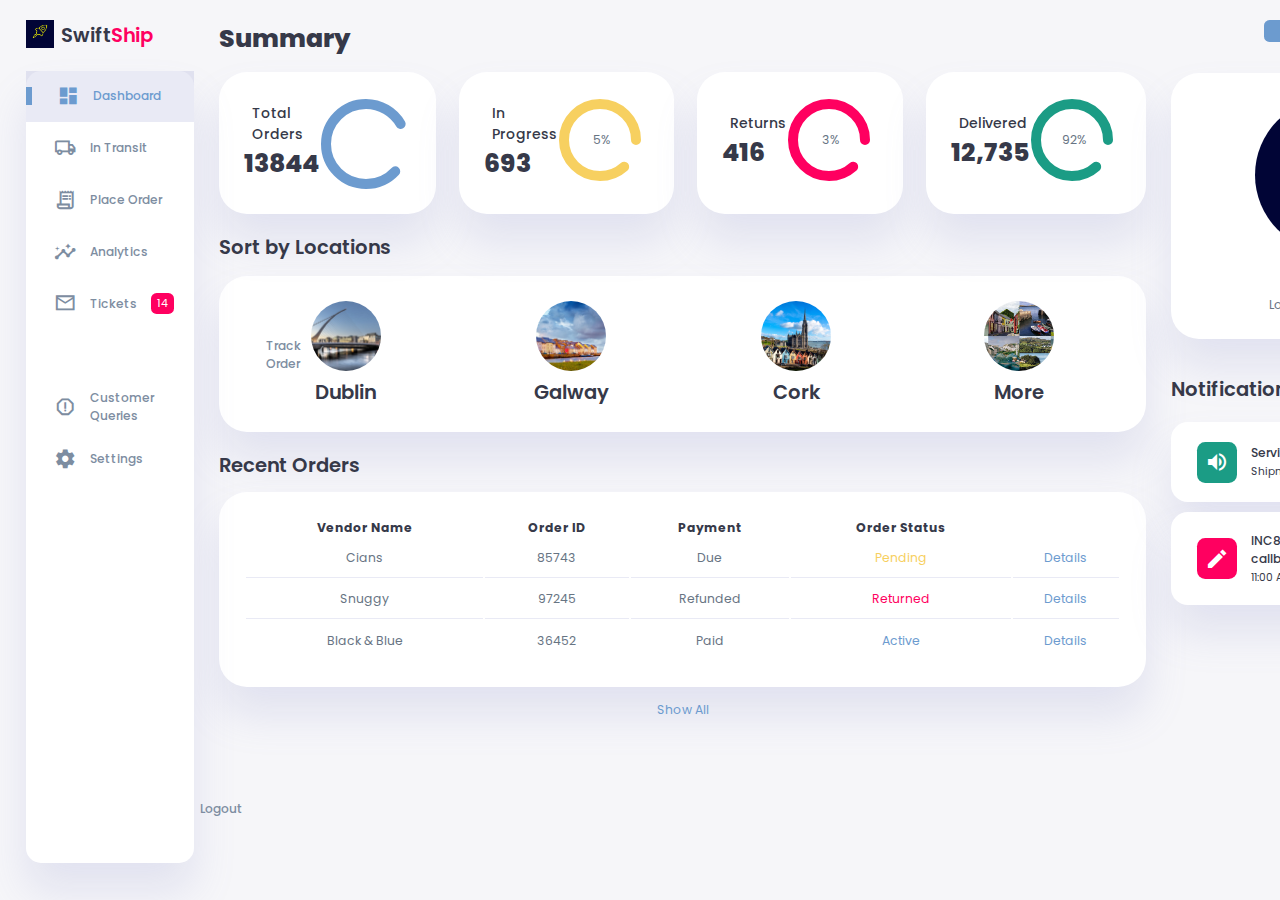
<file: index.html>
<!DOCTYPE html>
<html lang="en">

<head>
    <meta charset="UTF-8">
    <meta name="viewport" content="width=device-width, initial-scale=1.0">
    <link href="https://fonts.googleapis.com/icon?family=Material+Icons+Sharp" rel="stylesheet">
    <link rel="stylesheet" href="style.css">
    <link rel="shortcut icon" type="x-icon" href="logo2.png" />
    <title>Dashboard | SwiftShip</title>
    <link rel="stylesheet" href="https://fonts.googleapis.com/css2?family=Material+Symbols+Outlined:opsz,wght,FILL,GRAD@24,400,0,0" />
</head>

<body>

    <div class="container">
        
        <aside>
            <div class="toggle">
                <div class="logo">
                    <img src="logo.png">
                    <h2>Swift<span class="danger">Ship  </span></h2>
                </div>
                <div class="close" id="close-btn">
                    <span class="material-icons-sharp">
                        close
                    </span>
                </div>
            </div>

            <div class="sidebar">
                <a href="#" class="active">
                    <span class="material-icons-sharp">
                        dashboard
                    </span>
                    <h3>Dashboard</h3>
                </a>
                <a href="InTransit.html" >
                    <span class="material-symbols-outlined">
                        local_shipping
                    </span>
                    <h3>In Transit</h3>
                </a>
                <a href="#">
                    <span class="material-icons-sharp">
                        receipt_long
                    </span>
                    <h3>Place Order</h3>
                </a>
                <a href="#">
                    <span class="material-icons-sharp">
                        insights
                    </span>
                    <h3>Analytics</h3>
                </a>
                <a href="#">
                    <span class="material-icons-sharp">
                        mail_outline
                    </span>
                    <h3>Tickets</h3>
                    <span class="message-count">14</span>
                </a>
                <a href="#">
                    <span class="material-icons-sharp">
                        inventory
                    </span>
                    <h3>Track Order</h3>
                </a>
                <a href="#">
                    <span class="material-icons-sharp">
                        report_gmailerrorred
                    </span>
                    <h3>Customer Queries</h3>
                </a>
                <a href="#">
                    <span class="material-icons-sharp">
                        settings
                    </span>
                    <h3>Settings</h3>
                </a>
                
                <a href="#">
                    <span class="material-icons-sharp">
                        logout
                    </span>
                    <h3>Logout</h3>
                </a>
            </div>
        </aside>
    
        <main>
            <h1>Summary</h1>
         
            <div class="analyse">
                <div class="sales">
                    <div class="status">
                        <div class="info">
                            <h3>Total Orders</h3>
                            <h1>13844</h1>
                        </div>
                        <div class="progresss">
                            <svg>
                                <circle cx="42" cy="42" r="40"></circle>
                            </svg>
                            <div class="percentage">
                               
                            </div>
                        </div>
                    </div>
                </div>
                <div class="visits">
                    <div class="status">
                        <div class="info">
                            <h3>In Progress</h3>
                            <h1>693</h1>
                        </div>
                        <div class="progresss">
                            <svg>
                                <circle cx="38" cy="38" r="36"></circle>
                            </svg>
                            <div class="percentage">
                                <p>5%</p>
                            </div>
                        </div>
                    </div>
                </div>
                <div class="returns">
                    <div class="status">
                        <div class="info">
                            <h3>Returns</h3>
                            <h1>416</h1>
                        </div>
                        <div class="progresss">
                            <svg>
                                <circle cx="38" cy="38" r="36"></circle>
                            </svg>
                            <div class="percentage">
                                <p>3%</p>
                            </div>
                        </div>
                    </div>
                </div>
                <div class="searches">
                    <div class="status">
                        <div class="info">
                            <h3>Delivered</h3>
                            <h1>12,735</h1>
                        </div>
                        <div class="progresss">
                            <svg>
                                <circle cx="38" cy="38" r="36"></circle>
                            </svg>
                            <div class="percentage">
                                <p>92%</p>
                            </div>
                        </div>
                    </div>
                </div>
            </div>
            
            <div class="new-users">
                <h2>Sort by Locations</h2>
                <div class="user-list">
                    <div class="user">
                        <img src="Dublin.jpeg">
                        <h2>Dublin</h2>
                        
                    </div>
                    <div class="user">
                        <img src="Galway.jpg">
                        <h2>Galway</h2>
                        
                    </div>
                    <div class="user">
                        <img src="Cork.jpg">
                        <h2>Cork</h2>
                        
                    </div>
                    <div class="user">
                        <img src="villages.webp">
                        <h2>More</h2>
                        
                    </div>
                </div>
            </div>
          
            <div class="recent-orders">
                <h2>Recent Orders</h2>
                <table>
                    <thead>
                        <tr>
                            <th>Vendor Name</th>
                            <th>Order ID</th>
                            <th>Payment</th>
                            <th>Order Status</th>
                            <th></th>
                        </tr>
                    </thead>
                    <tbody></tbody>
                </table>
                <a href="#">Show All</a>
            </div>
           

        </main>
      

        
        <div class="right-section">
            <div class="nav">
                <button id="menu-btn">
                    <span class="material-icons-sharp">
                        menu
                    </span>
                </button>
                <div class="dark-mode">
                    <span class="material-icons-sharp active">
                        light_mode
                    </span>
                    <span class="material-icons-sharp">
                        dark_mode
                    </span>
                </div>

                <div class="profile">
                    <div class="info">
                        <p>Hey, <b>Sarath</b></p>
                        <small class="text-muted">Admin</small>
                    </div>
                    <div class="profile-photo">
                        <img src="profile-1.jpg">
                    </div>
                </div>

            </div>
           

            <div class="user-profile">
                <div class="logo">
                    <img src="logo.png">
                    <h2>SwiftShip</h2>
                    <p>Logistics Made Easy</p>
                </div>
            </div>

            <div class="reminders">
                <div class="header">
                    <h2>Notifications</h2>
                    <span class="material-icons-sharp">
                        notifications_none
                    </span>
                </div>

                <div class="notification">
                    <div class="icon">
                        <span class="material-icons-sharp">
                            volume_up
                        </span>
                    </div>
                    <div class="content">
                        <div class="info">
                            <h3>Service Alerts</h3>
                            <small class="text_muted">
                                Shipment Delay in Dublin
                            </small>
                        </div>
                        <span class="material-icons-sharp">
                            more_vert
                        </span>
                    </div>
                </div>

                <div class="notification deactive">
                    <div class="icon">
                        <span class="material-icons-sharp">
                            edit
                        </span>
                    </div>
                    <div class="content">
                        <div class="info">
                            <h3>INC8321036 - Customer callback</h3>
                            <small class="text_muted">
                                11:00 A.M GMT
                            </small>
                        </div>
                        <span class="material-icons-sharp">
                            more_vert
                        </span>
                    </div>
                </div>
            </div>

        </div>


    </div>

    <script src="orders.js"></script>
    <script src="index.js"></script>
</body>

</html>
</file>
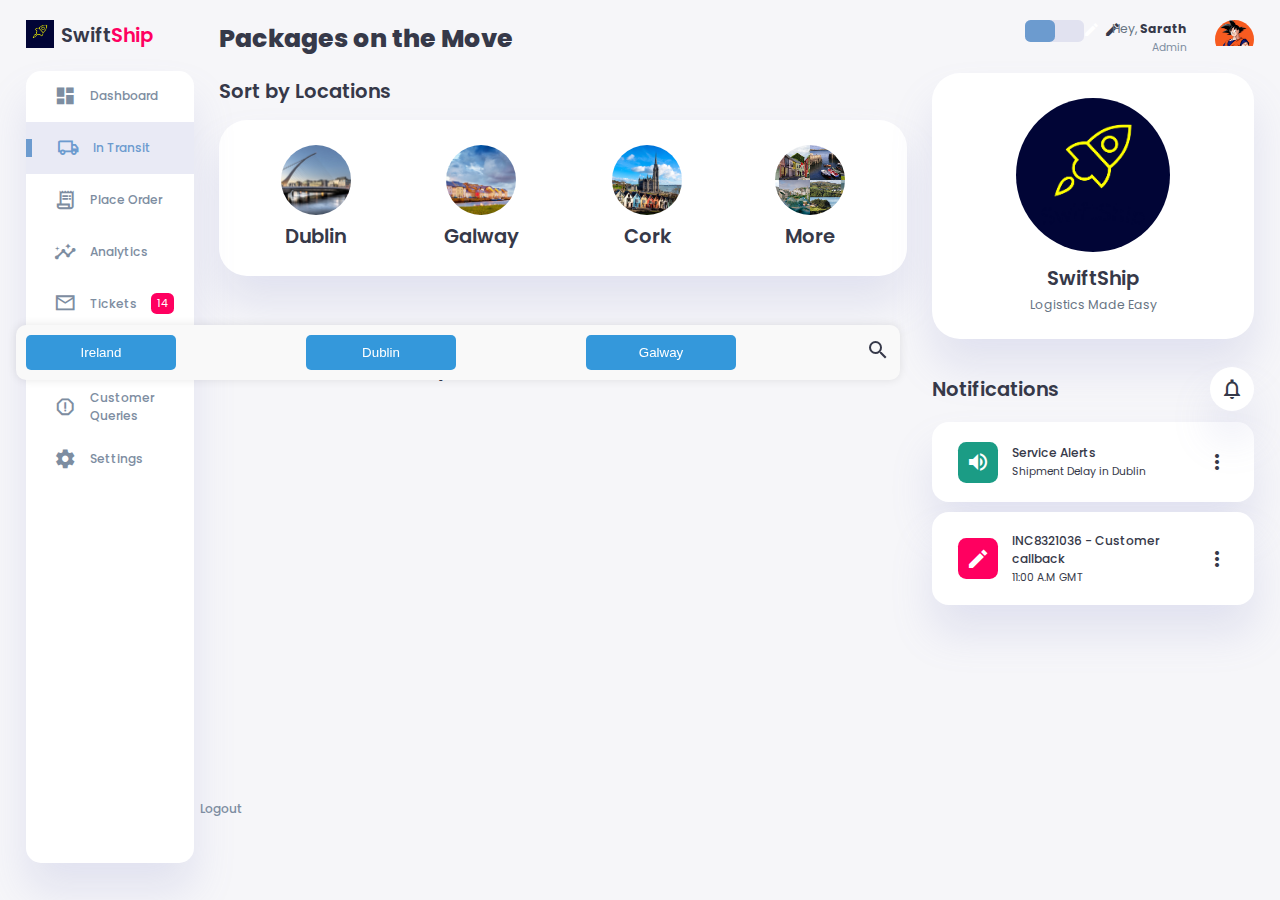
<file: InTransit.html>
<!DOCTYPE html>
<html lang="en">

<head>
    <meta charset="UTF-8">
    <meta name="viewport" content="width=device-width, initial-scale=1.0">
    <link href="https://fonts.googleapis.com/icon?family=Material+Icons+Sharp" rel="stylesheet">
    <link rel="stylesheet" href="style.css">
    <link rel="shortcut icon" type="x-icon" href="logo2.png" />
    <link rel="stylesheet" href="https://fonts.googleapis.com/css2?family=Material+Symbols+Outlined:opsz,wght,FILL,GRAD@24,400,0,0" />
    <title>In Transit | SwiftShip</title>
</head>

<body>

    <div class="container">
        
        <aside>
            <div class="toggle">
                <div class="logo">
                    <img src="logo.png">
                    <h2>Swift<span class="danger">Ship  </span></h2>
                </div>
                <div class="close" id="close-btn">
                    <span class="material-icons-sharp">
                        close
                    </span>
                </div>
            </div>

            <div class="sidebar">
                <a href="#" >
                    <span class="material-icons-sharp">
                        dashboard
                    </span>
                    <h3>Dashboard</h3>
                </a>
                <a href="#" class="active">
                    <span class="material-symbols-outlined">
                        local_shipping
                    </span>
                    <h3>In Transit</h3>
                </a>
                <a href="#">
                    <span class="material-icons-sharp">
                        receipt_long
                    </span>
                    <h3>Place Order</h3>
                </a>
                <a href="#">
                    <span class="material-icons-sharp">
                        insights
                    </span>
                    <h3>Analytics</h3>
                </a>
                <a href="#">
                    <span class="material-icons-sharp">
                        mail_outline
                    </span>
                    <h3>Tickets</h3>
                    <span class="message-count">14</span>
                </a>
                <a href="#">
                    <span class="material-icons-sharp">
                        inventory
                    </span>
                    <h3>Track Order</h3>
                </a>
                <a href="#">
                    <span class="material-icons-sharp">
                        report_gmailerrorred
                    </span>
                    <h3>Customer Queries</h3>
                </a>
                <a href="#">
                    <span class="material-icons-sharp">
                        settings
                    </span>
                    <h3>Settings</h3>
                </a>
                
                <a href="#">
                    <span class="material-icons-sharp">
                        logout
                    </span>
                    <h3>Logout</h3>
                </a>
            </div>
        </aside>
      
        <main>
            <h1>Packages on the Move</h1>
            <div class="new-users">
                <h2>Sort by Locations</h2>
                <div class="user-list">
                    <div class="user">
                        <img src="Dublin.jpeg">
                        <h2>Dublin</h2>

                    </div>
                    <div class="user">
                        <img src="Galway.jpg">
                        <h2>Galway</h2>

                    </div>
                    <div class="user">
                        <img src="Cork.jpg">
                        <h2>Cork</h2>

                    </div>
                    <div class="user">
                        <img src="villages.webp">
                        <h2>More</h2>

                    </div>
                </div>

            </div>
            <!DOCTYPE html>
            <html lang="en">
            <head>
                <meta charset="UTF-8">
                <meta name="viewport" content="width=device-width, initial-scale=1.0">
                <title>Aligned Heading Anywhere</title>
                <style>
                   
                    .custom-align {
                        position: absolute;
                        top: 41%;
                        left: 27%;
                        transform: translate(-50%, -50%);
                    }
                </style>
            </head>
            <body>
            
              
                <h2 class="custom-align">Locate an In-Transit Delivery Vehicle</h2>
            
            </body>
            </html>
            <!DOCTYPE html>
<html lang="en">
<head>
    
<meta charset="UTF-8">
<meta name="viewport" content="width=device-width, initial-scale=1.0">
<title>Dropdown Menus</title>
<link href="https://fonts.googleapis.com/icon?family=Material+Icons" rel="stylesheet">
<style>

.dropdown-container {
  background-color: #f9f9f9;
  padding: 10px;
  border-radius: 10px;
  box-shadow: 0px 0px 10px rgba(0, 0, 0, 0.1);
  display: flex;
  align-items: center;
  position: fixed; 
  top: 325px; 
  right: 380px; 
}

.dropdown {
  display: inline-block;
  margin-right: 130px;
}

.dropbtn {
  background-color: #3498db;
  color: white;
  padding: 10px;
  border: none;
  cursor: pointer;
  border-radius: 5px;
  width: 150px;
}

.dropdown-content {
  display: none;
  position: absolute;
  background-color: #f9f9f9;
  min-width: 160px;
  box-shadow: 0px 8px 16px 0px rgba(0,0,0,0.2);
  z-index: 1;
  border-radius: 5px;
}

.dropdown-content a {
  color: black;
  padding: 10px 20px;
  text-decoration: none;
  display: block;
}

.dropdown-content a:hover {
  background-color: #ddd;
}

.dropdown:hover .dropdown-content {
  display: block;
}


.dropdown-content {
  opacity: 0;
  transition: opacity 0.3s ease-in-out;
}

.dropdown:hover .dropdown-content {
  opacity: 1;
}

.search-icon {
  font-size: 24px;
  color: #555;
  cursor: pointer;
}


</style>
</head>
<body>


<div class="dropdown-container">
 
  <div class="dropdown">
    <button class="dropbtn">Ireland</button>
    <div class="dropdown-content">
      <a href="#">Ireland</a>
      <a href="#">Germany</a>
      <a href="#">United Kingdom</a>
      <a href="#">Other</a>
    </div>
  </div>
  
 
  <div class="dropdown">
    <button class="dropbtn">Dublin</button>
    <div class="dropdown-content">
      <a href="#">Dublin</a>
      <a href="#">Galway</a>
      <a href="#">Cork</a>
      <a href="#">Other</a>
    </div>
  </div>
  
  
  <div class="dropdown">
    <button class="dropbtn">Galway</button>
    <div class="dropdown-content">
      <a href="#">Dublin</a>
      <a href="#">Galway</a>
      <a href="#">Cork</a>
      <a href="#">Other</a>
    </div>
  </div>

 
  <a href="placeorder.html" class="search-button">
    <span class="material-icons">search</span>
    
  </a>
 
  
  <div id="search-result">


</div>

</div>

</body>
</html>

          
            
        </main>

        
        <div class="right-section">
            <div class="nav">
                <button id="menu-btn">
                    <span class="material-icons-sharp">
                        menu
                    </span>
                </button>
                <div class="dark-mode">
                    <span class="material-icons-sharp active">
                        light_mode
                    </span>
                    <span class="material-icons-sharp">
                        dark_mode
                    </span>
                </div>

                <div class="profile">
                    <div class="info">
                        <p>Hey, <b>Sarath</b></p>
                        <small class="text-muted">Admin</small>
                    </div>
                    <div class="profile-photo">
                        <img src="profile-1.jpg">
                    </div>
                </div>

            </div>
    

            <div class="user-profile">
                <div class="logo">
                    <img src="logo.png">
                    <h2>SwiftShip</h2>
                    <p>Logistics Made Easy</p>
                </div>
            </div>

            <div class="reminders">
                <div class="header">
                    <h2>Notifications</h2>
                    <span class="material-icons-sharp">
                        notifications_none
                    </span>
                </div>

                <div class="notification">
                    <div class="icon">
                        <span class="material-icons-sharp">
                            volume_up
                        </span>
                    </div>
                    <div class="content">
                        <div class="info">
                            <h3>Service Alerts</h3>
                            <small class="text_muted">
                                Shipment Delay in Dublin
                            </small>
                        </div>
                        <span class="material-icons-sharp">
                            more_vert
                        </span>
                    </div>
                </div>

                <div class="notification deactive">
                    <div class="icon">
                        <span class="material-icons-sharp">
                            edit
                        </span>
                    </div>
                    <div class="content">
                        <div class="info">
                            <h3>INC8321036 - Customer callback</h3>
                            <small class="text_muted">
                                11:00 A.M GMT
                            </small>
                        </div>
                        <span class="material-icons-sharp">
                            more_vert
                        </span>
                    </div>
                </div>
            </div>

        </div>


    </div>

    <script src="orders.js"></script>
    <script src="index.js"></script>
  

</body>

</html>
</file>
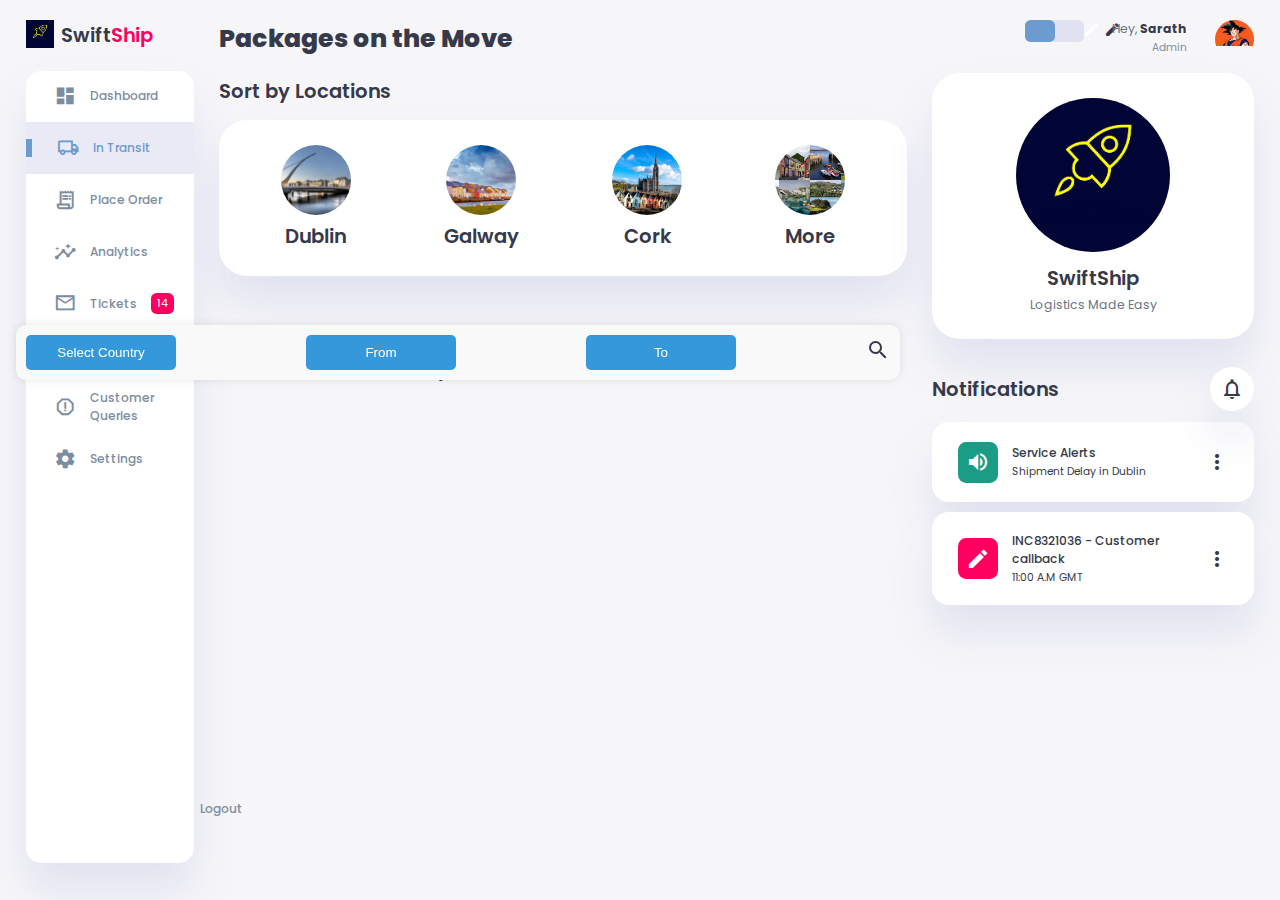
<file: InTransitDefault.html>
<!DOCTYPE html>
<html lang="en">

<head>
    <meta charset="UTF-8">
    <meta name="viewport" content="width=device-width, initial-scale=1.0">
    <link href="https://fonts.googleapis.com/icon?family=Material+Icons+Sharp" rel="stylesheet">
    <link rel="stylesheet" href="style.css">
    <link rel="shortcut icon" type="x-icon" href="logo2.png" />
    <link rel="stylesheet" href="https://fonts.googleapis.com/css2?family=Material+Symbols+Outlined:opsz,wght,FILL,GRAD@24,400,0,0" />
    <title>In Transit | SwiftShip</title>
</head>

<body>

    <div class="container">
        
        <aside>
            <div class="toggle">
                <div class="logo">
                    <img src="logo.png">
                    <h2>Swift<span class="danger">Ship  </span></h2>
                </div>
                <div class="close" id="close-btn">
                    <span class="material-icons-sharp">
                        close
                    </span>
                </div>
            </div>

            <div class="sidebar">
                <a href="#" >
                    <span class="material-icons-sharp">
                        dashboard
                    </span>
                    <h3>Dashboard</h3>
                </a>
                <a href="#" class="active">
                    <span class="material-symbols-outlined">
                        local_shipping
                    </span>
                    <h3>In Transit</h3>
                </a>
                <a href="#">
                    <span class="material-icons-sharp">
                        receipt_long
                    </span>
                    <h3>Place Order</h3>
                </a>
                <a href="#">
                    <span class="material-icons-sharp">
                        insights
                    </span>
                    <h3>Analytics</h3>
                </a>
                <a href="#">
                    <span class="material-icons-sharp">
                        mail_outline
                    </span>
                    <h3>Tickets</h3>
                    <span class="message-count">14</span>
                </a>
                <a href="#">
                    <span class="material-icons-sharp">
                        inventory
                    </span>
                    <h3>Track Order</h3>
                </a>
                <a href="#">
                    <span class="material-icons-sharp">
                        report_gmailerrorred
                    </span>
                    <h3>Customer Queries</h3>
                </a>
                <a href="#">
                    <span class="material-icons-sharp">
                        settings
                    </span>
                    <h3>Settings</h3>
                </a>
                
                <a href="#">
                    <span class="material-icons-sharp">
                        logout
                    </span>
                    <h3>Logout</h3>
                </a>
            </div>
        </aside>
        
        <main>
            <h1>Packages on the Move</h1>
            <div class="new-users">
                <h2>Sort by Locations</h2>
                <div class="user-list">
                    <div class="user">
                        <img src="Dublin.jpeg">
                        <h2>Dublin</h2>

                    </div>
                    <div class="user">
                        <img src="Galway.jpg">
                        <h2>Galway</h2>

                    </div>
                    <div class="user">
                        <img src="Cork.jpg">
                        <h2>Cork</h2>

                    </div>
                    <div class="user">
                        <img src="villages.webp">
                        <h2>More</h2>

                    </div>
                </div>

            </div>
            <!DOCTYPE html>
            <html lang="en">
            <head>
                <meta charset="UTF-8">
                <meta name="viewport" content="width=device-width, initial-scale=1.0">
                <title>Aligned Heading Anywhere</title>
                <style>
                    
                    .custom-align {
                        position: absolute;
                        top: 41%;
                        left: 27%;
                        transform: translate(-50%, -50%);
                    }
                </style>
            </head>
            <body>
            
             
                <h2 class="custom-align">Locate an In-Transit Delivery Vehicle</h2>
            
            </body>
            </html>
            <!DOCTYPE html>
<html lang="en">
<head>
    
<meta charset="UTF-8">
<meta name="viewport" content="width=device-width, initial-scale=1.0">
<title>Dropdown Menus</title>
<link href="https://fonts.googleapis.com/icon?family=Material+Icons" rel="stylesheet">
<style>

.dropdown-container {
  background-color: #f9f9f9;
  padding: 10px;
  border-radius: 10px;
  box-shadow: 0px 0px 10px rgba(0, 0, 0, 0.1);
  display: flex;
  align-items: center;
  position: fixed; 
  top: 325px; 
  right: 380px;
}

.dropdown {
  display: inline-block;
  margin-right: 130px;
}

.dropbtn {
  background-color: #3498db;
  color: white;
  padding: 10px;
  border: none;
  cursor: pointer;
  border-radius: 5px;
  width: 150px;
}

.dropdown-content {
  display: none;
  position: absolute;
  background-color: #f9f9f9;
  min-width: 160px;
  box-shadow: 0px 8px 16px 0px rgba(0,0,0,0.2);
  z-index: 1;
  border-radius: 5px;
}

.dropdown-content a {
  color: black;
  padding: 10px 20px;
  text-decoration: none;
  display: block;
}

.dropdown-content a:hover {
  background-color: #ddd;
}

.dropdown:hover .dropdown-content {
  display: block;
}


.dropdown-content {
  opacity: 0;
  transition: opacity 0.3s ease-in-out;
}

.dropdown:hover .dropdown-content {
  opacity: 1;
}

.search-icon {
  font-size: 24px;
  color: #555;
  cursor: pointer;
}


</style>
</head>
<body>


<div class="dropdown-container">
  
  <div class="dropdown">
    <button class="dropbtn">Select Country</button>
    <div class="dropdown-content">
      <a href="#">Ireland</a>
      <a href="#">Germany</a>
      <a href="#">United Kingdom</a>
      <a href="#">Other</a>
    </div>
  </div>
  
  
  <div class="dropdown">
    <button class="dropbtn">From</button>
    <div class="dropdown-content">
      <a href="#">Dublin</a>
      <a href="#">Galway</a>
      <a href="#">Cork</a>
      <a href="#">Other</a>
    </div>
  </div>
  
 
  <div class="dropdown">
    <button class="dropbtn">To</button>
    <div class="dropdown-content">
      <a href="#">Dublin</a>
      <a href="#">Galway</a>
      <a href="#">Cork</a>
      <a href="#">Other</a>
    </div>
  </div>

 
  <a href="placeorder.html" class="search-button">
    <span class="material-icons">search</span>
    
  </a>
 
  
  <div id="search-result">


</div>

</div>

</body>
</html>

          
            
        </main>

        
        <div class="right-section">
            <div class="nav">
                <button id="menu-btn">
                    <span class="material-icons-sharp">
                        menu
                    </span>
                </button>
                <div class="dark-mode">
                    <span class="material-icons-sharp active">
                        light_mode
                    </span>
                    <span class="material-icons-sharp">
                        dark_mode
                    </span>
                </div>

                <div class="profile">
                    <div class="info">
                        <p>Hey, <b>Sarath</b></p>
                        <small class="text-muted">Admin</small>
                    </div>
                    <div class="profile-photo">
                        <img src="profile-1.jpg">
                    </div>
                </div>

            </div>
          

            <div class="user-profile">
                <div class="logo">
                    <img src="logo.png">
                    <h2>SwiftShip</h2>
                    <p>Logistics Made Easy</p>
                </div>
            </div>

            <div class="reminders">
                <div class="header">
                    <h2>Notifications</h2>
                    <span class="material-icons-sharp">
                        notifications_none
                    </span>
                </div>

                <div class="notification">
                    <div class="icon">
                        <span class="material-icons-sharp">
                            volume_up
                        </span>
                    </div>
                    <div class="content">
                        <div class="info">
                            <h3>Service Alerts</h3>
                            <small class="text_muted">
                                Shipment Delay in Dublin
                            </small>
                        </div>
                        <span class="material-icons-sharp">
                            more_vert
                        </span>
                    </div>
                </div>

                <div class="notification deactive">
                    <div class="icon">
                        <span class="material-icons-sharp">
                            edit
                        </span>
                    </div>
                    <div class="content">
                        <div class="info">
                            <h3>INC8321036 - Customer callback</h3>
                            <small class="text_muted">
                                11:00 A.M GMT
                            </small>
                        </div>
                        <span class="material-icons-sharp">
                            more_vert
                        </span>
                    </div>
                </div>
            </div>

        </div>


    </div>

    <script src="orders.js"></script>
    <script src="index.js"></script>
  

</body>

</html>
</file>
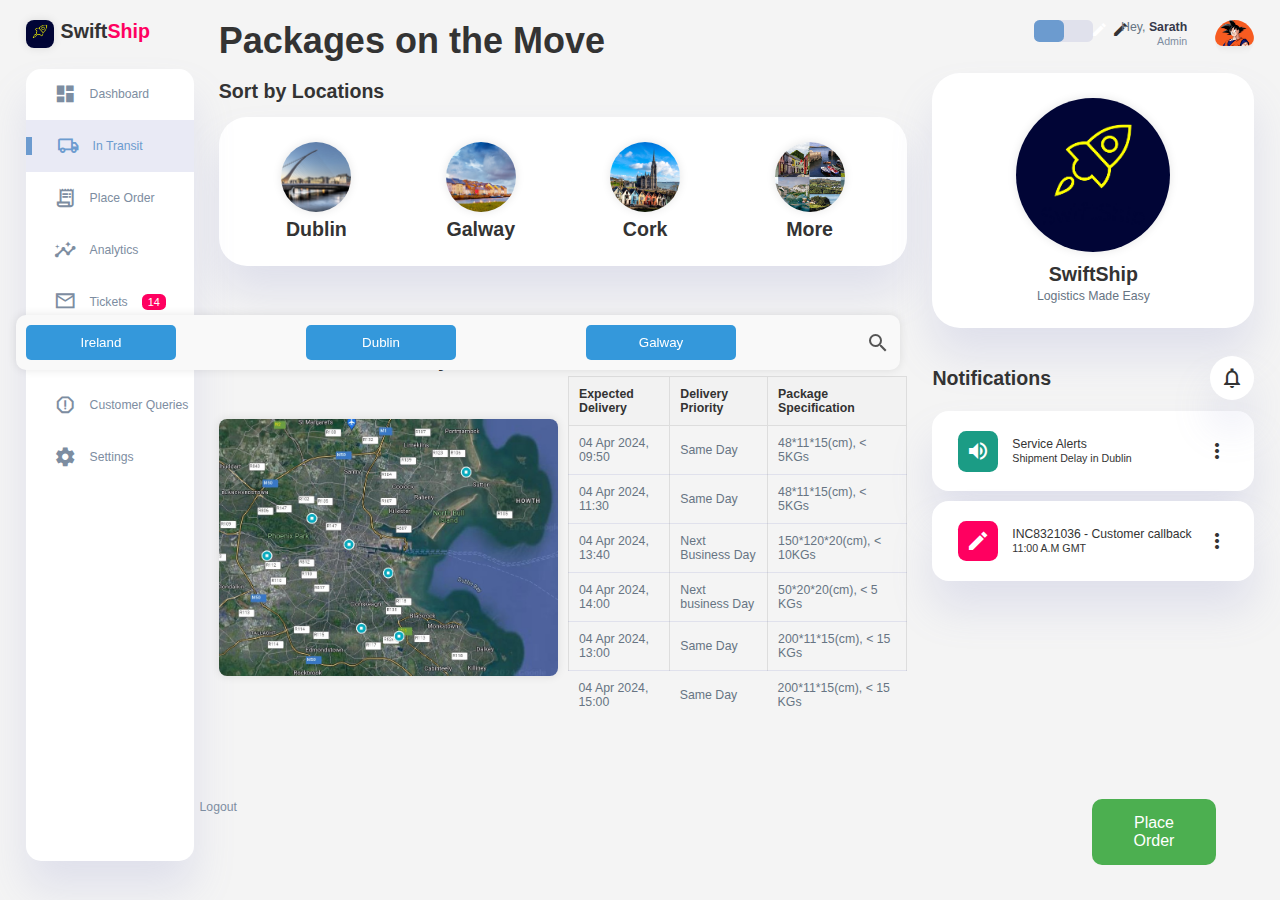
<file: placeorder.html>
<!DOCTYPE html>
<html lang="en">

<head>
    <meta charset="UTF-8">
    <meta name="viewport" content="width=device-width, initial-scale=1.0">
    <link href="https://fonts.googleapis.com/icon?family=Material+Icons+Sharp" rel="stylesheet">
    <link rel="stylesheet" href="style.css">
    <link rel="shortcut icon" type="x-icon" href="logo2.png" />
    <link rel="stylesheet" href="https://fonts.googleapis.com/css2?family=Material+Symbols+Outlined:opsz,wght,FILL,GRAD@24,400,0,0" />
    <title>In Transit | SwiftShip</title>
</head>

<body>

    <div class="container">
        
        <aside>
            <div class="toggle">
                <div class="logo">
                    <img src="logo.png">
                    <h2>Swift<span class="danger">Ship  </span></h2>
                </div>
                <div class="close" id="close-btn">
                    <span class="material-icons-sharp">
                        close
                    </span>
                </div>
            </div>

            <div class="sidebar">
                <a href="#" >
                    <span class="material-icons-sharp">
                        dashboard
                    </span>
                    <h3>Dashboard</h3>
                </a>
                <a href="#" class="active">
                    <span class="material-symbols-outlined">
                        local_shipping
                    </span>
                    <h3>In Transit</h3>
                </a>
                <a href="#">
                    <span class="material-icons-sharp">
                        receipt_long
                    </span>
                    <h3>Place Order</h3>
                </a>
                <a href="#">
                    <span class="material-icons-sharp">
                        insights
                    </span>
                    <h3>Analytics</h3>
                </a>
                <a href="#">
                    <span class="material-icons-sharp">
                        mail_outline
                    </span>
                    <h3>Tickets</h3>
                    <span class="message-count">14</span>
                </a>
                <a href="#">
                    <span class="material-icons-sharp">
                        inventory
                    </span>
                    <h3>Track Order</h3>
                </a>
                <a href="#">
                    <span class="material-icons-sharp">
                        report_gmailerrorred
                    </span>
                    <h3>Customer Queries</h3>
                </a>
                <a href="#">
                    <span class="material-icons-sharp">
                        settings
                    </span>
                    <h3>Settings</h3>
                </a>
                
                <a href="#">
                    <span class="material-icons-sharp">
                        logout
                    </span>
                    <h3>Logout</h3>
                </a>
            </div>
        </aside>
        
        <main>
            <h1>Packages on the Move</h1>
            <div class="new-users">
                <h2>Sort by Locations</h2>
                <div class="user-list">
                    <div class="user">
                        <img src="Dublin.jpeg">
                        <h2>Dublin</h2>

                    </div>
                    <div class="user">
                        <img src="Galway.jpg">
                        <h2>Galway</h2>

                    </div>
                    <div class="user">
                        <img src="Cork.jpg">
                        <h2>Cork</h2>

                    </div>
                    <div class="user">
                        <img src="villages.webp">
                        <h2>More</h2>

                    </div>
                </div>

            </div>
<!DOCTYPE html>
    <html lang="en">
    
    <head>
                <meta charset="UTF-8">
                <meta name="viewport" content="width=device-width, initial-scale=1.0">
                <title>Aligned Heading Anywhere</title>
                <style>
                    
                    .custom-align {
                        position: absolute;
                        top: 40%;
                        left: 27.5%;
                        transform: translate(-50%, -50%);
                    }
                </style>
            </head>
            <body>
            
               
                <h2 class="custom-align">Locate an In-Transit Delivery Vehicle</h2>
            

                
            </body>
            </html>

           

            <!DOCTYPE html>
<html lang="en">
<head>

<meta charset="UTF-8">
<meta name="viewport" content="width=device-width, initial-scale=1.0">
<title>Dropdown Menus</title>
<link href="https://fonts.googleapis.com/icon?family=Material+Icons" rel="stylesheet">
<style>

.dropdown-container {
  background-color: #f9f9f9;
  padding: 10px;
  border-radius: 10px;
  box-shadow: 0px 0px 10px rgba(0, 0, 0, 0.1);
  display: flex;
  align-items: center;
  position: fixed; 
  top: 315px; 
  right: 380px; 
}

.dropdown {
  display: inline-block;
  margin-right: 130px;
}

.dropbtn {
  background-color: #3498db;
  color: white;
  padding: 10px;
  border: none;
  cursor: pointer;
  border-radius: 5px;
  width: 150px;
}

.dropdown-content {
  display: none;
  position: absolute;
  background-color: #f9f9f9;
  min-width: 160px;
  box-shadow: 0px 8px 16px 0px rgba(0,0,0,0.2);
  z-index: 1;
  border-radius: 5px;
}

.dropdown-content a {
  color: black;
  padding: 10px 20px;
  text-decoration: none;
  display: block;
}

.dropdown-content a:hover {
  background-color: #ddd;
}

.dropdown:hover .dropdown-content {
  display: block;
}


.dropdown-content {
  opacity: 0;
  transition: opacity 0.3s ease-in-out;
}

.dropdown:hover .dropdown-content {
  opacity: 1;
}

.search-icon {
  font-size: 24px;
  color: #555;
  cursor: pointer;
}


</style>
</head>
<body>


<div class="dropdown-container">
  
  <div class="dropdown">
    <button class="dropbtn">Ireland</button>
    <div class="dropdown-content">
      <a href="#">Ireland</a>
      <a href="#">Germany</a>
      <a href="#">United Kingdom</a>
      <a href="#">Other</a>
    </div>
  </div>
  
  
  <div class="dropdown">
    <button class="dropbtn">Dublin</button>
    <div class="dropdown-content">
      <a href="#">Dublin</a>
      <a href="#">Galway</a>
      <a href="#">Cork</a>
      <a href="#">Other</a>
    </div>
  </div>
  
  
  <div class="dropdown">
    <button class="dropbtn">Galway</button>
    <div class="dropdown-content">
      <a href="#">Dublin</a>
      <a href="#">Galway</a>
      <a href="#">Cork</a>
      <a href="#">Other</a>
    </div>
  </div>

  
  
  <i class="material-icons search-icon" onclick="fetchSearchResults()">search</i>
  
  <div id="search-result">   

</div>

</div>

<!DOCTYPE html>
<html lang="en">
<head>
    <meta charset="UTF-8">
    <meta name="viewport" content="width=device-width, initial-scale=1.0">
    <title>Your New Website</title>
    <style>
        body {
            font-family: Arial, sans-serif;
            background-color: #f4f4f4;
            margin: 0;
            padding: 0;
            color: #333;
        }

        header {
            background-color: #333;
            color: #fff;
            padding: 20px;
            text-align: center;
        }

        h1 {
            margin: 0;
            font-size: 36px;
        }

        .container2 {
            display: flex;
            justify-content: center;
            align-items: center;
            margin-top: 110px;
        }

        .image {
            flex: 1;
            margin-right: 10px;
        }

        .table {
            flex: 1;
        }

        img {
            max-width: 100%;
            height: auto;
            display: block;
            border-radius: 8px;
            box-shadow: 0 0 10px rgba(0, 0, 0, 0.1);
        }

        table {
            width: 100%;
            border-collapse: collapse;
        }

        th, td {
            padding: 10px;
            border: 1px solid #ddd;
            text-align: left;
        }

        th {
            background-color: #f2f2f2;
        }

        footer {
            background-color: #333;
            color: #fff;
            text-align: center;
            padding: 10px 0;
            position: absolute;
            width: 100%;
            bottom: 0;
        }
    </style>
</head>
<body>

    <div class="container2">
        
        <div class="image">
            
            <img src="galwaymap.jpg" alt="Your Image">
           
        </div>

       
        <div class="table">
            
            <table>
                <thead>
                    <tr>
                        <th>Expected Delivery</th>
                        <th>Delivery Priority</th>
                        <th>Package Specification</th>
                    </tr>
                </thead>
                <tbody>
                    <tr>
                        <td>04 Apr 2024, 09:50</td>
                        <td>Same Day</td>
                        <td>48*11*15(cm), < 5KGs </td>
                    </tr>
                    <tr>
                        <td>04 Apr 2024, 11:30</td>
                        <td>Same Day</td>
                        <td>48*11*15(cm), < 5KGs </td>
                    </tr>
                    <tr>
                        <td>04 Apr 2024, 13:40</td>
                        <td>Next Business Day</td>
                        <td>150*120*20(cm), < 10KGs </td>
                    </tr>
                    <tr>
                        <td>04 Apr 2024, 14:00</td>
                        <td>Next business Day</td>
                        <td>50*20*20(cm), < 5 KGs </td>
                    </tr>
                    <tr>
                        <td>04 Apr 2024, 13:00</td>
                        <td>Same Day</td>
                        <td>200*11*15(cm), < 15 KGs </td>
                    </tr>
                    <tr>
                        <td>04 Apr 2024, 15:00</td>
                        <td>Same Day</td>
                        <td>200*11*15(cm), < 15 KGs </td>
                    </tr>
                </tbody>
            </table>
        </div>
    </div>
    <!DOCTYPE html>
    <html lang="en">
    <head>
      <meta charset="UTF-8">
      <meta name="viewport" content="width=device-width, initial-scale=1.0">
      <title>Place Order Button</title>
      <style>
        .place-order-btn {
          background-color: #4CAF50; 
          border: none;
          color: white;
          padding: 15px 32px;
          text-align: center;
          text-decoration: none;
          display: inline-block;
          font-size: 16px;
          margin: 4px 2px;
          transition-duration: 0.4s;
          cursor: pointer;
          border-radius: 10px;
        }
    
        .place-order-btn:hover {
          background-color: #45a049; 
        }
    
 
        .place-order-btn {
          position: absolute;
          top: 92%;
          left: 90%;
          transform: translate(-50%, -50%);
        }
      </style>
    </head>
    <body>
      <button class="place-order-btn">Place Order</button>
    </body>
    </html>
    

</body>
</html>



</body>
</html>


</body>
</html>


        </main>

        
        <div class="right-section">
            <div class="nav">
                <button id="menu-btn">
                    <span class="material-icons-sharp">
                        menu
                    </span>
                </button>
                <div class="dark-mode">
                    <span class="material-icons-sharp active">
                        light_mode
                    </span>
                    <span class="material-icons-sharp">
                        dark_mode
                    </span>
                </div>

                <div class="profile">
                    <div class="info">
                        <p>Hey, <b>Sarath</b></p>
                        <small class="text-muted">Admin</small>
                    </div>
                    <div class="profile-photo">
                        <img src="profile-1.jpg">
                    </div>
                </div>

            </div>
           

            <div class="user-profile">
                <div class="logo">
                    <img src="logo.png">
                    <h2>SwiftShip</h2>
                    <p>Logistics Made Easy</p>
                </div>
            </div>

            <div class="reminders">
                <div class="header">
                    <h2>Notifications</h2>
                    <span class="material-icons-sharp">
                        notifications_none
                    </span>
                </div>

                <div class="notification">
                    <div class="icon">
                        <span class="material-icons-sharp">
                            volume_up
                        </span>
                    </div>
                    <div class="content">
                        <div class="info">
                            <h3>Service Alerts</h3>
                            <small class="text_muted">
                                Shipment Delay in Dublin
                            </small>
                        </div>
                        <span class="material-icons-sharp">
                            more_vert
                        </span>
                    </div>
                </div>

                <div class="notification deactive">
                    <div class="icon">
                        <span class="material-icons-sharp">
                            edit
                        </span>
                    </div>
                    <div class="content">
                        <div class="info">
                            <h3>INC8321036 - Customer callback</h3>
                            <small class="text_muted">
                                11:00 A.M GMT
                            </small>
                        </div>
                        <span class="material-icons-sharp">
                            more_vert
                        </span>
                    </div>
                </div>
            </div>

        </div>


    </div>

    
    <script src="index.js"></script>
  

</body>

</html>
</file>
<file: style.css>
@import url('https://fonts.googleapis.com/css2?family=Poppins:wght@300;400;500;600;700;800&display=swap');

:root{
    --color-primary: #6C9BCF;
    --color-danger: #FF0060;
    --color-success: #1B9C85;
    --color-warning: #F7D060;
    --color-white: #fff;
    --color-info-dark: #7d8da1;
    --color-dark: #363949;
    --color-light: rgba(132, 139, 200, 0.18);
    --color-dark-variant: #677483;
    --color-background: #f6f6f9;

    --card-border-radius: 2rem;
    --border-radius-1: 0.4rem;
    --border-radius-2: 1.2rem;

    --card-padding: 1.8rem;
    --padding-1: 1.2rem;

    --box-shadow: 0 2rem 3rem var(--color-light);
}

.dark-mode-variables{
    --color-background: #181a1e;
    --color-white: #202528;
    --color-dark: #edeffd;
    --color-dark-variant: #a3bdcc;
    --color-light: rgba(0, 0, 0, 0.4);
    --box-shadow: 0 2rem 3rem var(--color-light);
}

*{
    margin: 0;
    padding: 0;
    outline: 0;
    appearance: 0;
    border: 0;
    text-decoration: none;
    box-sizing: border-box;
}

html{
    font-size: 14px;
}

body{
    width: 100vw;
    height: 100vh;
    font-family: 'Poppins', sans-serif;
    font-size: 0.88rem;
    user-select: none;
    overflow-x: hidden;
    color: var(--color-dark);
    background-color: var(--color-background);
}

a{
    color: var(--color-dark);
}

img{
    display: block;
    width: 100%;
    object-fit: cover;
}

imgsearch {
    display: block;
    width: 100%;
    object-fit: cover;
}


h1{
    font-weight: 800;
    font-size: 1.8rem;
}

h2{
    font-weight: 600;
    font-size: 1.4rem;
}

h3{
    font-weight: 500;
    font-size: 0.87rem;
}

small{
    font-size: 0.76rem;
}

p{
    color: var(--color-dark-variant);
}

b{
    color: var(--color-dark);
}

.text-muted{
    color: var(--color-info-dark);
}

.primary{
    color: var(--color-primary);
}

.danger{
    color: var(--color-danger);
}

.success{
    color: var(--color-success);
}

.warning{
    color: var(--color-warning);
}

.container{
    display: grid;
    width: 96%;
    margin: 0 auto;
    gap: 1.8rem;
    grid-template-columns: 12rem auto 23rem;
}

aside{
    height: 100vh;
}

aside .toggle{
    display: flex;
    align-items: center;
    justify-content: space-between;
    margin-top: 1.4rem;
}

aside .toggle .logo{
    display: flex;
    gap: 0.5rem;
}

aside .toggle .logo img{
    width: 2rem;
    height: 2rem;
}

aside .toggle .close{
    padding-right: 1rem;
    display: none;
}

aside .sidebar{
    display: flex;
    flex-direction: column;
    background-color: var(--color-white);
    box-shadow: var(--box-shadow);
    border-radius: 15px;
    height: 88vh;
    position: relative;
    top: 1.5rem;
    transition: all 0.3s ease;
}

aside .sidebar:hover{
    box-shadow: none;
}

aside .sidebar a{
    display: flex;
    align-items: center;
    color: var(--color-info-dark);
    height: 3.7rem;
    gap: 1rem;
    position: relative;
    margin-left: 2rem;
    transition: all 0.3s ease;
}

aside .sidebar a span{
    font-size: 1.6rem;
    transition: all 0.3s ease;
}

aside .sidebar a:last-child{
    position: absolute;
    bottom: 2rem;
    width: 100%;
}

aside .sidebar a.active{
    width: 100%;
    color: var(--color-primary);
    background-color: var(--color-light);
    margin-left: 0;
}

aside .sidebar a.active::before{
    content: '';
    width: 6px;
    height: 18px;
    background-color: var(--color-primary);
}

aside .sidebar a.active span{
    color: var(--color-primary);
    margin-left: calc(1rem - 3px);
}

aside .sidebar a:hover{
    color: var(--color-primary);
}

aside .sidebar a:hover span{
    margin-left: 0.6rem;
}

aside .sidebar .message-count{
    background-color: var(--color-danger);
    padding: 2px 6px;
    color: var(--color-white);
    font-size: 11px;
    border-radius: var(--border-radius-1);
}

main{
    margin-top: 1.4rem;
}

main .analyse{
    display: grid;
    grid-template-columns: repeat(4, 1fr);
    gap: 1.6rem;
}

main .analyse > div{
    background-color: var(--color-white);
    padding: var(--card-padding);
    border-radius: var(--card-border-radius);
    margin-top: 1rem;
    box-shadow: var(--box-shadow);
    cursor: pointer;
    transition: all 0.3s ease;
}

main .analyse > div:hover{
    box-shadow: none;
}

main .analyse > div .status{
    display: flex;
    align-items: center;
    justify-content: space-between;
}

main .analyse h3{
    margin-left: 0.6rem;
    font-size: 1rem;
}

main .analyse .progresss{
    position: relative;
    width: 92px;
    height: 92px;
    border-radius: 50%;
}

main .analyse svg{
    width: 7rem;
    height: 7rem;
}

main .analyse svg circle{
    fill: none;
    stroke-width: 10;
    stroke-linecap: round;
    transform: translate(5px, 5px);
}

main .analyse .sales svg circle{
    stroke: var(--color-primary);
    stroke-dashoffset: -30;
    stroke-dasharray: 200;
}

main .analyse .visits svg circle{
    stroke: var(--color-warning);
    stroke-dashoffset: -30;
    stroke-dasharray: 200;
}
    main .analyse .returns svg circle {
        stroke: var(--color-danger);
        stroke-dashoffset: -30;
        stroke-dasharray: 200;
    }

main .analyse .searches svg circle{
    stroke: var(--color-success);
    stroke-dashoffset: -30;
    stroke-dasharray: 200;
}


main .analyse .progresss .percentage{
    position: absolute;
    top: -3px;
    left: -1px;
    display: flex;
    align-items: center;
    justify-content: center;
    height: 100%;
    width: 100%;
}

main .new-users{
    margin-top: 1.3rem;
}

main .new-users .user-list{
    background-color: var(--color-white);
    padding: var(--card-padding);
    border-radius: var(--card-border-radius);
    margin-top: 1rem;
    box-shadow: var(--box-shadow);
    display: flex;
    justify-content: space-around;
    flex-wrap: wrap;
    gap: 1.4rem;
    cursor: pointer;
    transition: all 0.3s ease;
}

main .new-users .user-list:hover{
    box-shadow: none;
}

main .new-users .user-list .user{
    display: flex;
    flex-direction: column;
    align-items: center;
    justify-content: center;
}

main .new-users .user-list .user img{
    width: 5rem;
    height: 5rem;
    margin-bottom: 0.4rem;
    border-radius: 50%;
}
main .new-users .filtersearch .user imgsearch {
        width: 5rem;
        height: 5rem;
        margin-bottom: 0.4rem;
        border-radius: 50%;
    }
main .recent-orders{
    margin-top: 1.3rem;
}

main .recent-orders h2{
    margin-bottom: 0.8rem;
}

main .recent-orders table{
    background-color: var(--color-white);
    width: 100%;
    padding: var(--card-padding);
    text-align: center;
    box-shadow: var(--box-shadow);
    border-radius: var(--card-border-radius);
    transition: all 0.3s ease;
}

main .recent-orders table:hover{
    box-shadow: none;
}

main table tbody td{
    height: 2.8rem;
    border-bottom: 1px solid var(--color-light);
    color: var(--color-dark-variant);
}

main table tbody tr:last-child td{
    border: none;
}

main .recent-orders a{
    text-align: center;
    display: block;
    margin: 1rem auto;
    color: var(--color-primary);
}

.right-section{
    margin-top: 1.4rem;
}

.right-section .nav{
    display: flex;
    justify-content: end;
    gap: 2rem;
}

.right-section .nav button{
    display: none;
}

.right-section .dark-mode{
    background-color: var(--color-light);
    display: flex;
    justify-content: space-between;
    align-items: center;
    height: 1.6rem;
    width: 4.2rem;
    cursor: pointer;
    border-radius: var(--border-radius-1);
}

.right-section .dark-mode span{
    font-size: 1.2rem;
    width: 50%;
    height: 100%;
    display: flex;
    align-items: center;
    justify-content: center;
}

.right-section .dark-mode span.active{
    background-color: var(--color-primary);
    color: white;
    border-radius: var(--border-radius-1);
}

.right-section .nav .profile{
    display: flex;
    gap: 2rem;
    text-align: right;
}

.right-section .nav .profile .profile-photo{
    width: 2.8rem;
    height: 2.8rem;
    border-radius: 50%;
    overflow: hidden;
}

.right-section .user-profile{
    display: flex;
    justify-content: center;
    text-align: center;
    margin-top: 1rem;
    background-color: var(--color-white);
    padding: var(--card-padding);
    border-radius: var(--card-border-radius);
    box-shadow: var(--box-shadow);
    cursor: pointer;
    transition: all 0.3s ease;
}

.right-section .user-profile:hover{
    box-shadow: none;
}

.right-section .user-profile img{
    width: 11rem;
    height: auto;
    margin-bottom: 0.8rem;
    border-radius: 50%;
}

.right-section .user-profile h2{
    margin-bottom: 0.2rem;
}

.right-section .reminders{
    margin-top: 2rem;
}

.right-section .reminders .header{
    display: flex;
    align-items: center;
    justify-content: space-between;
    margin-bottom: 0.8rem;
}

.right-section .reminders .header span{
    padding: 10px;
    box-shadow: var(--box-shadow);
    background-color: var(--color-white);
    border-radius: 50%;
}

.right-section .reminders .notification{
    background-color: var(--color-white);
    display: flex;
    align-items: center;
    gap: 1rem;
    margin-bottom: 0.7rem;
    padding: 1.4rem var(--card-padding);
    border-radius: var(--border-radius-2);
    box-shadow: var(--box-shadow);
    cursor: pointer;
    transition: all 0.3s ease;
}

.right-section .reminders .notification:hover{
    box-shadow: none;
}

.right-section .reminders .notification .content{
    display: flex;
    justify-content: space-between;
    align-items: center;
    margin: 0;
    width: 100%;
}

.right-section .reminders .notification .icon{
    padding: 0.6rem;
    color: var(--color-white);
    background-color: var(--color-success);
    border-radius: 20%;
    display: flex;
}

.right-section .reminders .notification.deactive .icon{
    background-color: var(--color-danger);
}

.right-section .reminders .add-reminder{
    background-color: var(--color-white);
    border: 2px dashed var(--color-primary);
    color: var(--color-primary);
    display: flex;
    align-items: center;
    justify-content: center;
    cursor: pointer;
}

.right-section .reminders .add-reminder:hover{
    background-color: var(--color-primary);
    color: white;
}

.right-section .reminders .add-reminder div{
    display: flex;
    align-items: center;
    gap: 0.6rem;
}

@media screen and (max-width: 1200px) {
    .container{
        width: 95%;
        grid-template-columns: 7rem auto 23rem;
    }

    aside .logo h2{
        display: none;
    }

    aside .sidebar h3{
        display: none;
    }

    aside .sidebar a{
        width: 5.6rem;
    }

    aside .sidebar a:last-child{
        position: relative;
        margin-top: 1.8rem;
    }

    main .analyse{
        grid-template-columns: 1fr;
        gap: 0;
    }

    main .new-users .user-list .user{
        flex-basis: 40%;
    }

    main .recent-orders {
        width: 94%;
        position: absolute;
        left: 50%;
        transform: translateX(-50%);
        margin: 2rem 0 0 0.8rem;
    }

    main .recent-orders table{
        width: 83vw;
    }

    main table thead tr th:last-child,
    main table thead tr th:first-child{
        display: none;
    }

    main table tbody tr td:last-child,
    main table tbody tr td:first-child{
        display: none;
    }

}

@media screen and (max-width: 768px) {
    .container{
        width: 100%;
        grid-template-columns: 1fr;
        padding: 0 var(--padding-1);
    }

    aside{
        position: fixed;
        background-color: var(--color-white);
        width: 15rem;
        z-index: 3;
        box-shadow: 1rem 3rem 4rem var(--color-light);
        height: 100vh;
        left: -100%;
        display: none;
        animation: showMenu 0.4s ease forwards;
    }

    @keyframes showMenu {
       to{
        left: 0;
       } 
    }

    aside .logo{
        margin-left: 1rem;
    }

    aside .logo h2{
        display: inline;
    }

    aside .sidebar h3{
        display: inline;
    }

    aside .sidebar a{
        width: 100%;
        height: 3.4rem;
    }

    aside .sidebar a:last-child{
        position: absolute;
        bottom: 5rem;
    }

    aside .toggle .close{
        display: inline-block;
        cursor: pointer;
    }

    main{
        margin-top: 8rem;
        padding: 0 1rem;
    }

    main .new-users .user-list .user{
        flex-basis: 35%;
    }

    main .recent-orders{
        position: relative;
        margin: 3rem 0 0 0;
        width: 100%;
    }

    main .recent-orders table{
        width: 100%;
        margin: 0;
    }

    .right-section{
        width: 94%;
        margin: 0 auto 4rem;
    }

    .right-section .nav{
        position: fixed;
        top: 0;
        left: 0;
        align-items: center;
        background-color: var(--color-white);
        padding: 0 var(--padding-1);
        height: 4.6rem;
        width: 100%;
        z-index: 2;
        box-shadow: 0 1rem 1rem var(--color-light);
        margin: 0;
    }
    .align-left {
        float: left;
        margin-right: 20px;
        margin-bottom: 10px;
    }
    .right-section .nav .dark-mode{
        width: 4.4rem;
        position: absolute;
        left: 66%;
    }

    .right-section .profile .info{
        display: none;
    }

    .right-section .nav button{
        display: inline-block;
        background-color: transparent;
        cursor: pointer;
        color: var(--color-dark);
        position: absolute;
        left: 1rem;
    }

    .right-section .nav button span{
        font-size: 2rem;
    }

}
main .search {
    margin-top: 1.3rem;
}

    main .search h2 {
        margin-bottom: 0.8rem;
    }

    main .search table {
        background-color: var(--color-white);
        width: 100%;
        padding: var(--card-padding);
        text-align: center;
        box-shadow: var(--box-shadow);
        border-radius: var(--card-border-radius);
        transition: all 0.3s ease;
    }

        main .search table:hover {
            box-shadow: none;
        }



    main .search a {
        text-align: center;
        display: block;
        margin: 1rem auto;
        color: var(--color-primary);
    }
</file>
